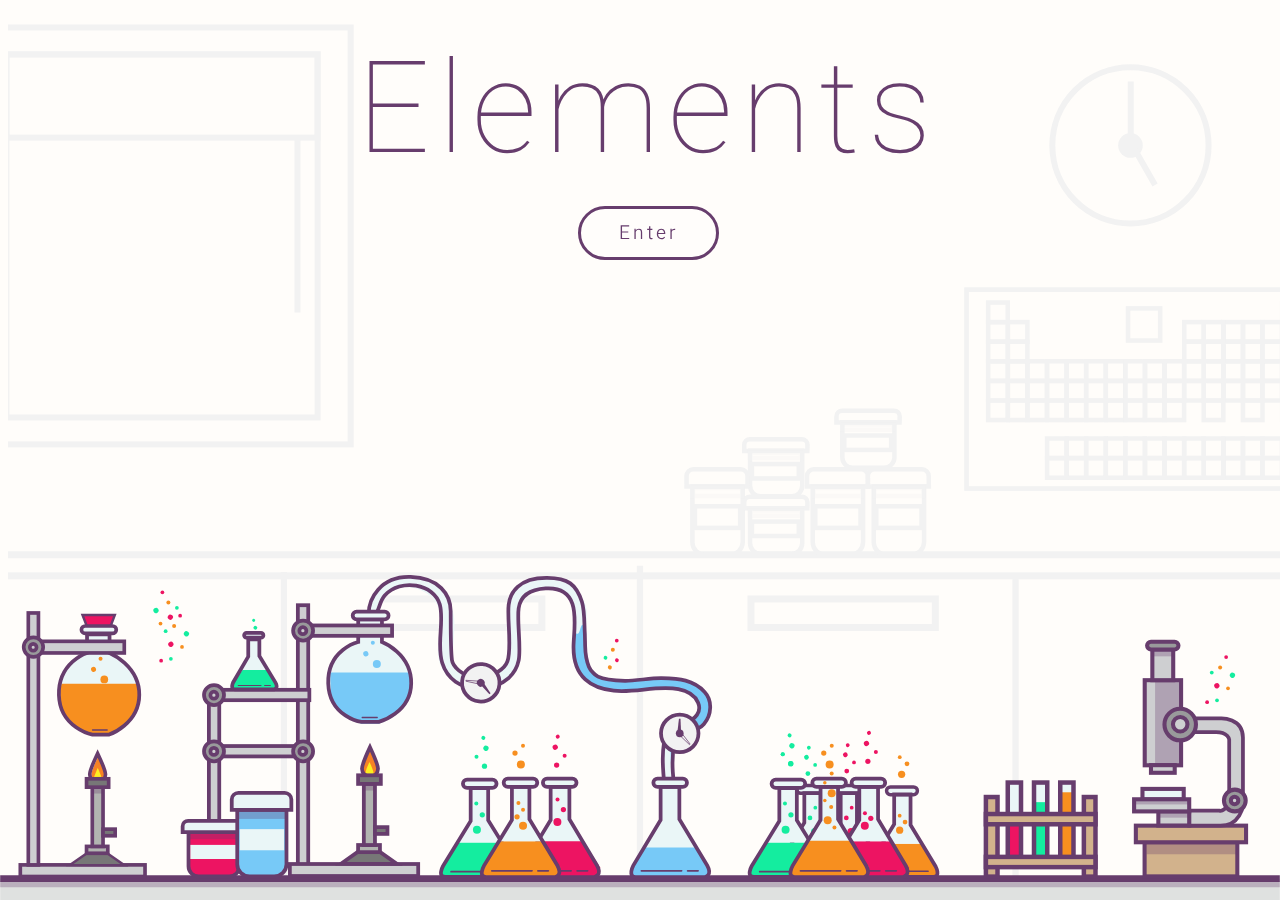
<file: index.html>
<!DOCTYPE html>
<html lang="en">
<head>
    
    <meta charset="utf-8">
	<meta name="viewport" content="width=device-width, initial-scale=1">
	<meta name="Author" content="Paige Boyd" />
    <meta name="description" content="Paige Boyd is an Interaction Design Student at Belfast School of Art with a passion for User Interface Design and Development. " />
    <meta name="keywords" content="Web Designer Belfast, Website design, Website Designer Lurgan, Interaction Design, ixdbelfast, Ulster University, Freelancer, Student, Graphic Designer, Illustrator, User Interface Designer, HTML, CSS, JavaScript" />
    
    <link rel="shortcut icon" href="images/favicon.ico" type="image/x-icon">
    <title>Elements</title>
    
    <!-- STYLESHEETS -->
    <link rel="stylesheet" href="style.css">
    <link href="https://fonts.googleapis.com/css?family=Lato:100,300" rel="stylesheet">
    
    <!-- ANIMATE.CSS -->
    <link rel="stylesheet" href="https://cdnjs.cloudflare.com/ajax/libs/animate.css/3.5.2/animate.min.css">
    
    <!-- GOOGLE FONTS -->
    <link href="https://fonts.googleapis.com/css?family=Heebo:100,300,400" rel="stylesheet">
    
    
    
    
    </head>
    <body>

        
<!-- using parallax to place the background images in layers -->        
    <div class="parallax-container">
			
        <h1 id="maintitle" class="animated fadeIn">Elements</h1>
       
    <a class="button animated fadeIn" href="elements.html">Enter</a>
        
        <!-- this is the equipment image in the foreground -->   
        <div class="parallax-layer layer1" data-parallax-speed="0.3" data-max-scroll="565"></div>
       
        <!-- all these are the bubbles for the animation -->
        <div class="parallax-layer layer2 bubbles" data-parallax-speed="0.3" data-max-scroll="565"></div>
        <div class="parallax-layer layer3 bubbles bubble2 " data-parallax-speed="0.3" data-max-scroll="565"></div>
        <div class="parallax-layer layer4 bubbles bubble3 " data-parallax-speed="0.3" data-max-scroll="565"></div>
        <div class="parallax-layer layer5 bubbles bubble4 " data-parallax-speed="0.3" data-max-scroll="565"></div>
        
        <!-- these are the clocks 
        <div class="parallax-layer layer6 clockleft" data-parallax-speed="0.3" data-max-scroll="565"></div>
        <div class="parallax-layer layer7 clockright" data-parallax-speed="0.3" data-max-scroll="565"></div> -->

        <!-- these are the flames -->
        <div class="parallax-layer layer8 flames" data-parallax-speed="0.3" data-max-scroll="565"></div>
        <div class="parallax-layer layer9 flames2" data-parallax-speed="0.3" data-max-scroll="565"></div>
        
    </div> <!-- closes parallax-container -->
        
        
        
    
    </body>
</html>
</file>
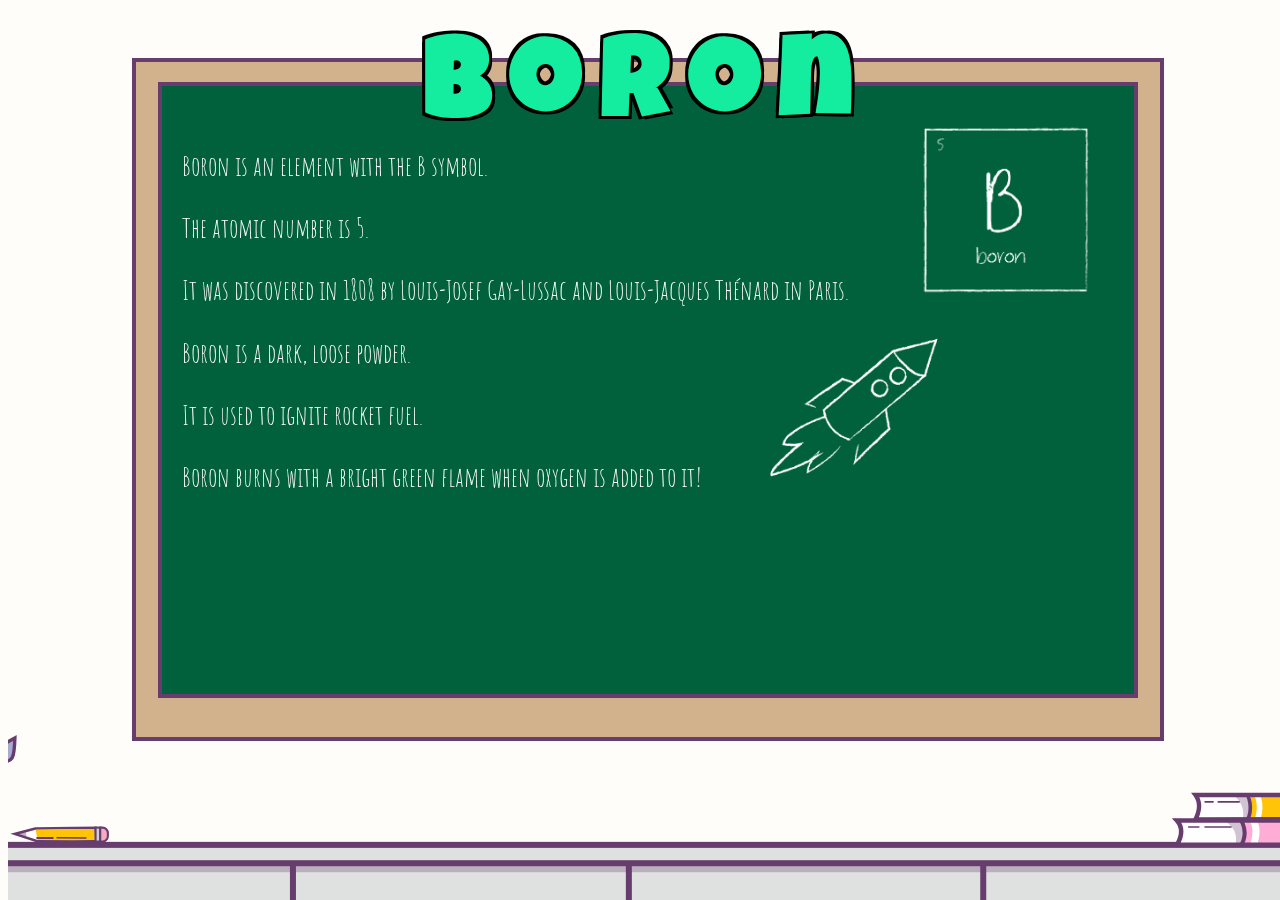
<file: boron.html>
<!DOCTYPE html>
<html lang="en">
<head>
    
    <meta charset="utf-8">
	<meta name="viewport" content="width=device-width, initial-scale=1">
	<meta name="Author" content="Paige Boyd" />
    <meta name="description" content="Paige Boyd is an Interaction Design Student at Belfast School of Art with a passion for User Interface Design and Development. " />
    <meta name="keywords" content="Web Designer Belfast, Website design, Website Designer Lurgan, Interaction Design, ixdbelfast, Ulster University, Freelancer, Student, Graphic Designer, Illustrator, User Interface Designer, HTML, CSS, JavaScript" />
    
    <link rel="shortcut icon" href="images/favicon.ico" type="image/x-icon">
    <title>Boron</title>
    
    <!-- STYLESHEETS -->
    <link rel="stylesheet" href="infopage.css">
    
    <link rel="stylesheet" href="https://cdnjs.cloudflare.com/ajax/libs/animate.css/3.5.2/animate.min.css">
    
    <!-- GOOGLE FONTS -->
    <link href="https://fonts.googleapis.com/css?family=Luckiest+Guy|Amatic+SC" rel="stylesheet">
    
    
    
    
    </head>
    <body>
        
         <div class="parallax-container">
			        
             
             <div id="blackboardoutline">
                 <div id="blackboard">
              <h1 id="elementtitle" class="boron">Boron</h1>
            
                     <p class="info">Boron is an element with the B symbol. <img src="images/elements/boron.png" class="boronimg"></p>

            <p class="info">The atomic number is 5. </p>
                     
            <p class="info">It was discovered in 1808 by Louis-Josef Gay-Lussac and Louis-Jacques Thénard in Paris.</p>

            <p class="info">Boron is a dark, loose powder.</p>

            <p class="info">It is used to ignite rocket fuel. <img src="images/elements/boron-rocket.png" class="rocketimg"></p>
                     
            <p class=info>Boron burns with a bright green flame when oxygen is added to it!</p>
    
             </div><!-- closes blackboard div -->
                 </div><!-- closes blackboardoutline div -->
    
    </div> <!-- closes parallax-container -->
        
        
    
    </body>
</html>
</file>
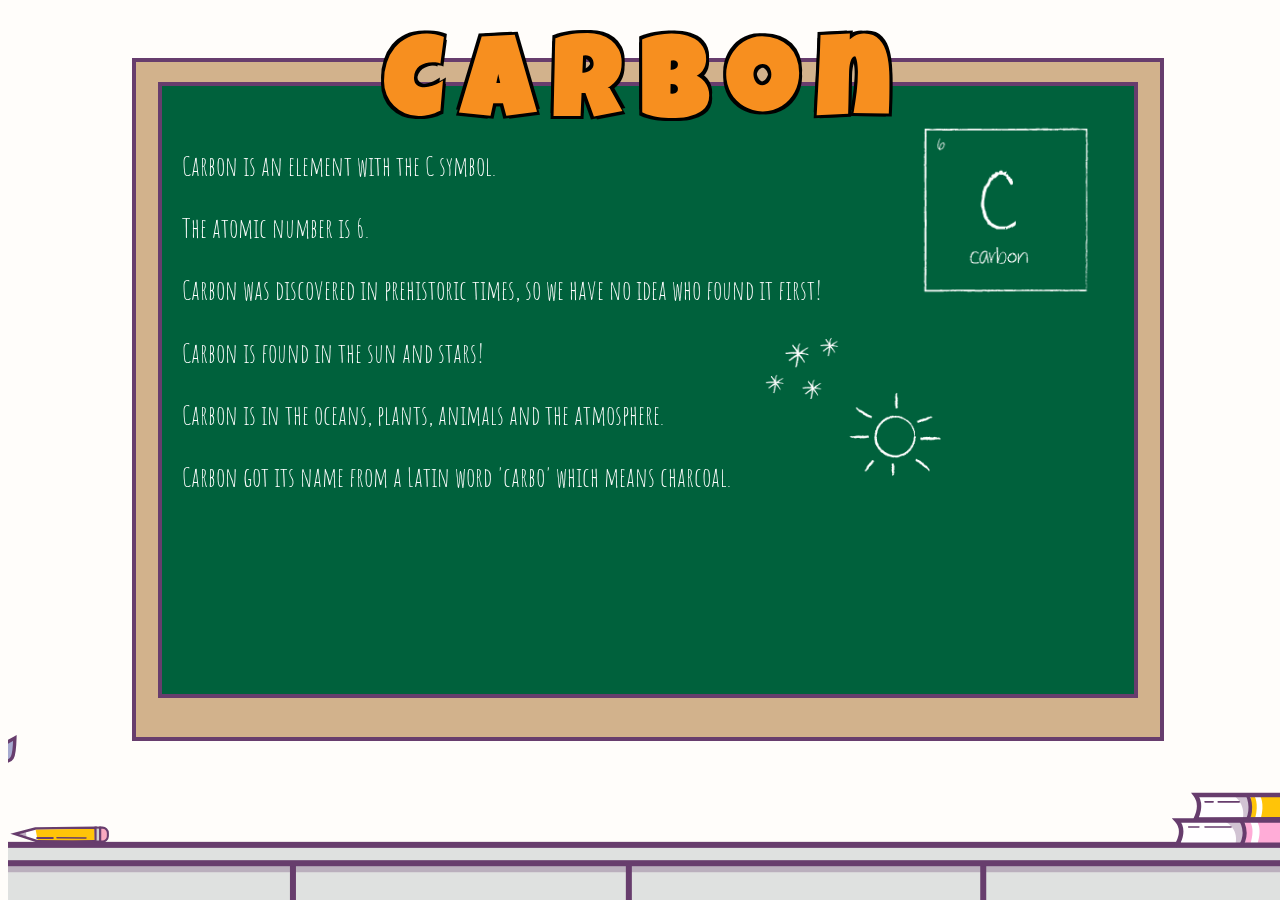
<file: carbon.html>
<!DOCTYPE html>
<html lang="en">
<head>
    
    <meta charset="utf-8">
	<meta name="viewport" content="width=device-width, initial-scale=1">
	<meta name="Author" content="Paige Boyd" />
    <meta name="description" content="Paige Boyd is an Interaction Design Student at Belfast School of Art with a passion for User Interface Design and Development. " />
    <meta name="keywords" content="Web Designer Belfast, Website design, Website Designer Lurgan, Interaction Design, ixdbelfast, Ulster University, Freelancer, Student, Graphic Designer, Illustrator, User Interface Designer, HTML, CSS, JavaScript" />
    
    <link rel="shortcut icon" href="images/favicon.ico" type="image/x-icon">
    <title>Carbon</title>
        
    <!-- STYLESHEETS -->
    <link rel="stylesheet" href="infopage.css">
    
    <link rel="stylesheet" href="https://cdnjs.cloudflare.com/ajax/libs/animate.css/3.5.2/animate.min.css">
    
    <!-- GOOGLE FONTS -->
    <link href="https://fonts.googleapis.com/css?family=Luckiest+Guy|Amatic+SC" rel="stylesheet">
    
    
    
    </head>
    <body>
        
         <div class="parallax-container">
        
        <div id="blackboardoutline">
                 <div id="blackboard">
              <h1 id="elementtitle" class="carbon">Carbon</h1>
        
        <p class="info">Carbon is an element with the C symbol.<img src="images/elements/carbon.png" class="boronimg"></p>
        
        <p class="info">The atomic number is 6.</p>
        
        <p class="info">Carbon was discovered in prehistoric times, so we have no idea who found it first!</p>
        
        <p class="info">Carbon is found in the sun and stars!</p>
        
        <p class="info">Carbon is in the oceans, plants, animals and the atmosphere. <img src="images/elements/carbon-sunstars.png" class="rocketimg"></p>
        
        <p class="info">Carbon got its name from a Latin word 'carbo' which means charcoal.</p>
        
         </div><!-- closes blackboard div -->
                 </div><!-- closes blackboardoutline div -->
    
    </div> <!-- closes parallax-container -->
        
        
    
    </body>
</html>
</file>
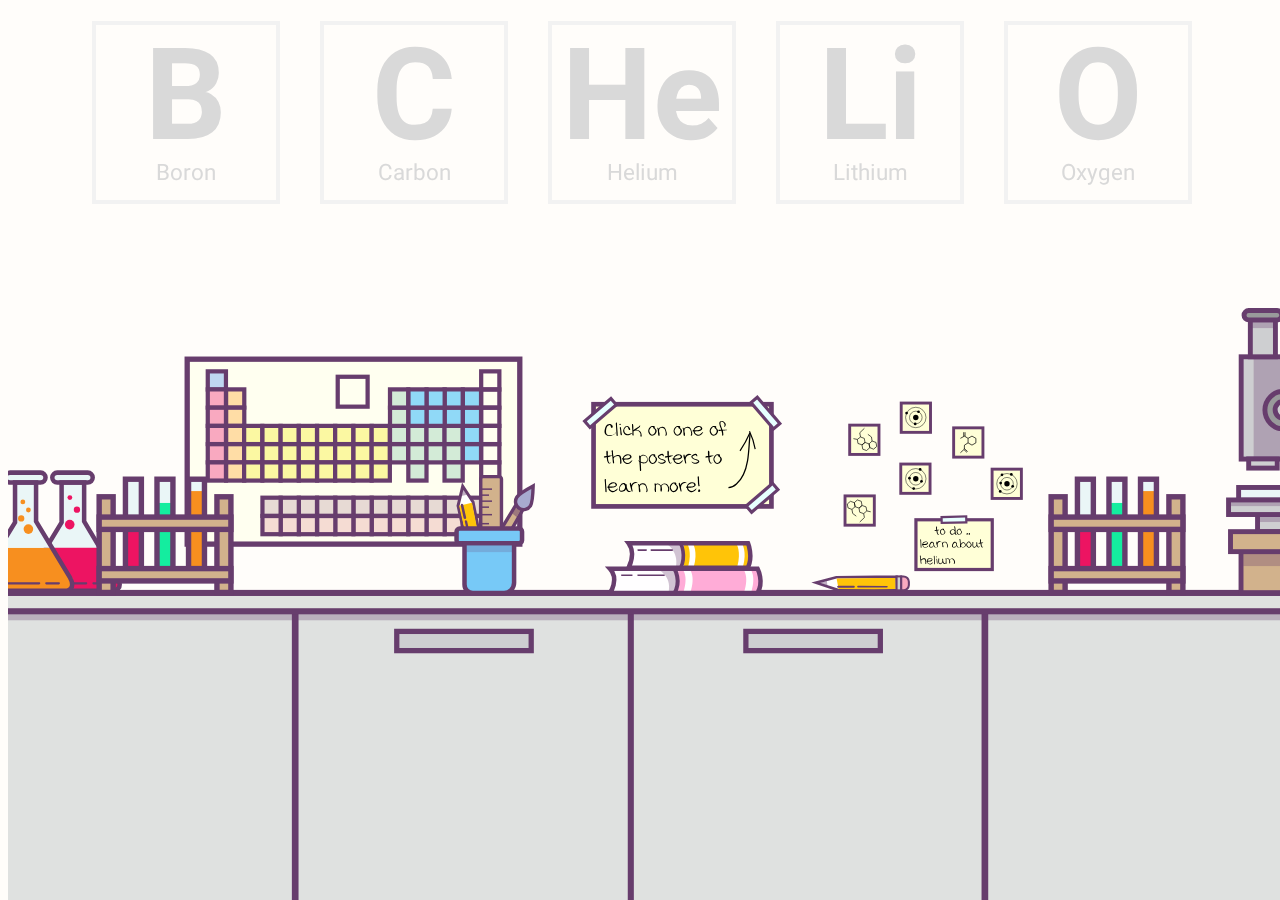
<file: elements.html>
<!DOCTYPE html>
<html lang="en">
<head>
    
    <meta charset="utf-8">
	<meta name="viewport" content="width=device-width, initial-scale=1">
	<meta name="Author" content="Paige Boyd" />
    <meta name="description" content="Paige Boyd is an Interaction Design Student at Belfast School of Art with a passion for User Interface Design and Development. " />
    <meta name="keywords" content="Web Designer Belfast, Website design, Website Designer Lurgan, Interaction Design, ixdbelfast, Ulster University, Freelancer, Student, Graphic Designer, Illustrator, User Interface Designer, HTML, CSS, JavaScript" />
    
    <link rel="shortcut icon" href="images/favicon.ico" type="image/x-icon">
    <title>Pick an Element</title>
    
    <!-- STYLESHEETS -->
    <link rel="stylesheet" href="style-elements.css">
    <link href="https://fonts.googleapis.com/css?family=Lato:100,300" rel="stylesheet">
    
    <link rel="stylesheet" href="https://cdnjs.cloudflare.com/ajax/libs/animate.css/3.5.2/animate.min.css">
    
    <!-- GOOGLE FONTS -->
    <link href="https://fonts.googleapis.com/css?family=Heebo:100,300,400,700" rel="stylesheet">
    
    
    
    
    </head>
    <body>
        
        <!-- using parallax to place the background images in layers -->        
    <div class="parallax-container">
 
    
<!-- the elements posters -->
        <div id="posters">
        
        <a class="boronhover" href="boron.html">
            <div class="animated bounceInDown boron">
                <span class="elementletter">B</span>
                <br>
                <span class="elementname">Boron</span>
            </div> <!-- closes .boron div -->
        </a>
        
        <a href="carbon.html">
            <div class="animated bounceInDown carbon">
                <span class="elementletter">C</span>
                <br>
                <span class="elementname">Carbon</span>
            </div> <!-- closes .carbon div -->
        </a>
        
        <a href="helium.html">    
            <div class="animated bounceInDown helium">
                <span class="elementletter">He</span>
                <br>
                <span class="elementname">Helium</span>
            </div> <!-- closes .helium div -->
        </a>
        
        <a href="lithium.html">
            <div class="animated bounceInDown lithium">
                <span class="elementletter">Li</span>
                <br>
                <span class="elementname">Lithium</span>
            </div> <!-- closes .lithium div -->
        </a>
        
        <a href="oxygen.html">
            <div class="animated bounceInDown oxygen">
                <span class="elementletter">O</span>
                <br>
                <span class="elementname">Oxygen</span>
            </div> <!-- closes .oxygen div -->
        </a>
            
        </div><!-- closes #posters div -->
        

        
    </div> <!-- closes parallax-container -->

        
        
        
        
    
    </body>
</html>
</file>
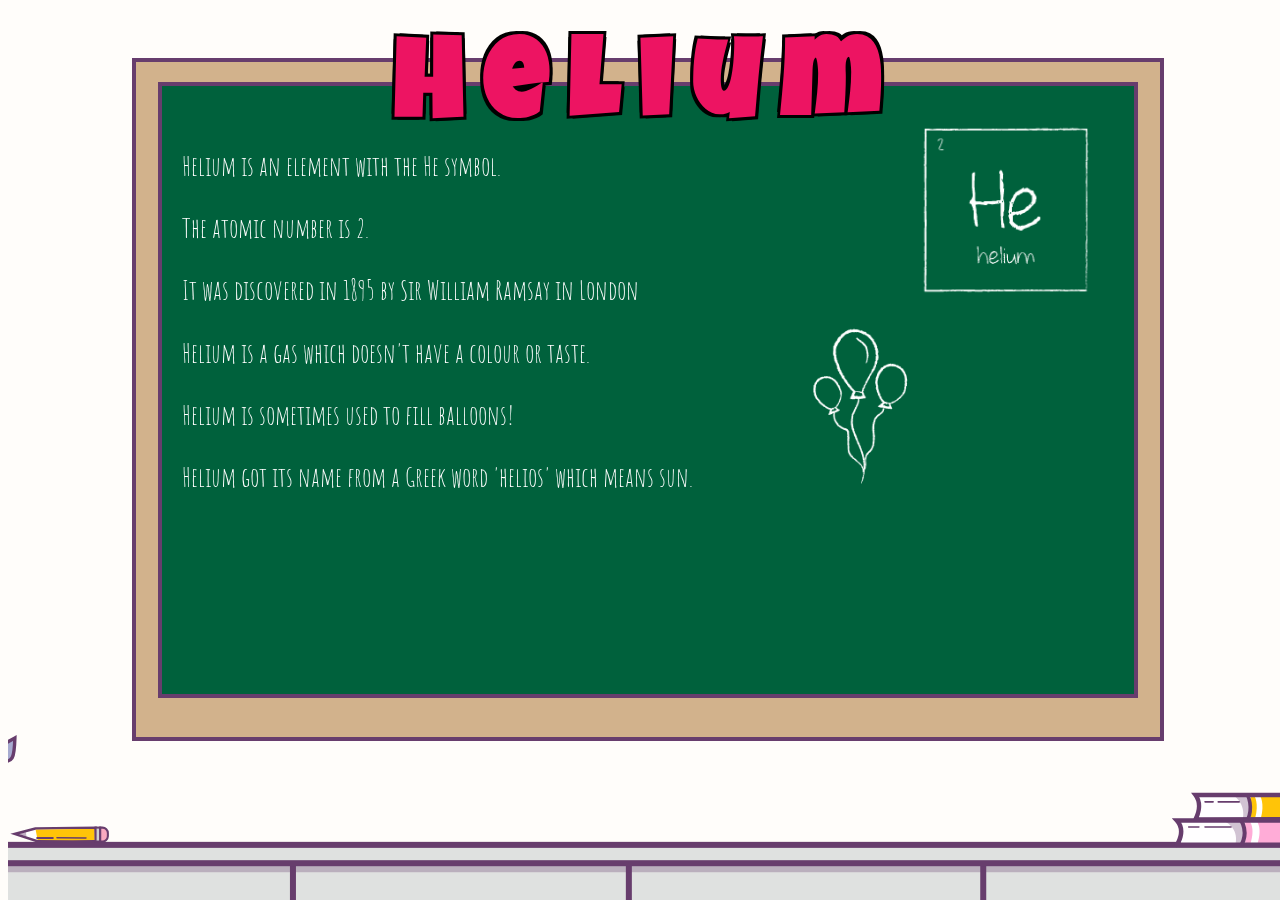
<file: helium.html>
<!DOCTYPE html>
<html lang="en">
<head>
    
    <meta charset="utf-8">
	<meta name="viewport" content="width=device-width, initial-scale=1">
	<meta name="Author" content="Paige Boyd" />
    <meta name="description" content="Paige Boyd is an Interaction Design Student at Belfast School of Art with a passion for User Interface Design and Development. " />
    <meta name="keywords" content="Web Designer Belfast, Website design, Website Designer Lurgan, Interaction Design, ixdbelfast, Ulster University, Freelancer, Student, Graphic Designer, Illustrator, User Interface Designer, HTML, CSS, JavaScript" />
    
     <link rel="shortcut icon" href="images/favicon.ico" type="image/x-icon">
    <title>Helium</title>
    
    <!-- STYLESHEETS -->
    <link rel="stylesheet" href="infopage.css">
    
    <link rel="stylesheet" href="https://cdnjs.cloudflare.com/ajax/libs/animate.css/3.5.2/animate.min.css">
    
    <!-- GOOGLE FONTS -->
    <link href="https://fonts.googleapis.com/css?family=Luckiest+Guy|Amatic+SC" rel="stylesheet">
    
    
    </head>
    <body>
        
         <div class="parallax-container">
        
        <div id="blackboardoutline">
                 <div id="blackboard">
              <h1 id="elementtitle" class="helium">Helium</h1>
        
        <p class="info">Helium is an element with the He symbol.<img src="images/elements/helium.png" class="boronimg"></p>
        
        <p class="info">The atomic number is 2.</p>
        
        <p class="info">It was discovered in 1895 by Sir William Ramsay in London</p>
        
        <p class="info">Helium is a gas which doesn't have a colour or taste.</p>
        
        <p class="info">Helium is sometimes used to fill balloons! <img src="images/elements/helium-balloons.png" class="rocketimg"></p>
        
        <p class="info">Helium got its name from a Greek word 'helios' which means sun.</p>
        
         </div><!-- closes blackboard div -->
                 </div><!-- closes blackboardoutline div -->
    
    </div> <!-- closes parallax-container -->
        
        
    
    </body>
</html>
</file>
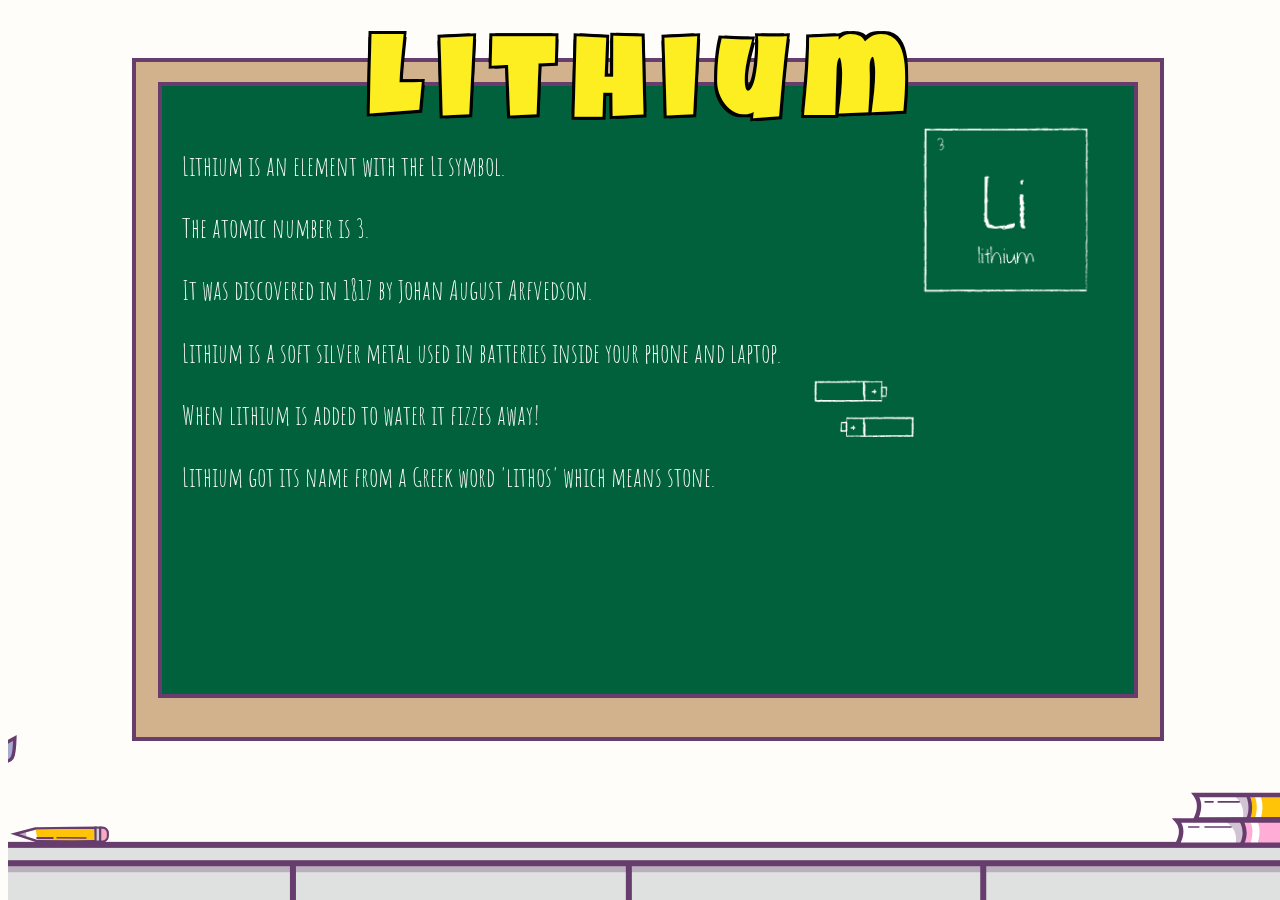
<file: lithium.html>
<!DOCTYPE html>
<html lang="en">
<head>
    
    <meta charset="utf-8">
	<meta name="viewport" content="width=device-width, initial-scale=1">
	<meta name="Author" content="Paige Boyd" />
    <meta name="description" content="Paige Boyd is an Interaction Design Student at Belfast School of Art with a passion for User Interface Design and Development. " />
    <meta name="keywords" content="Web Designer Belfast, Website design, Website Designer Lurgan, Interaction Design, ixdbelfast, Ulster University, Freelancer, Student, Graphic Designer, Illustrator, User Interface Designer, HTML, CSS, JavaScript" />
    
     <link rel="shortcut icon" href="images/favicon.ico" type="image/x-icon">
    <title>Lithium</title>
    
    <!-- STYLESHEETS -->
    <link rel="stylesheet" href="infopage.css">
    
    <link rel="stylesheet" href="https://cdnjs.cloudflare.com/ajax/libs/animate.css/3.5.2/animate.min.css">
    
    <!-- GOOGLE FONTS -->
    <link href="https://fonts.googleapis.com/css?family=Luckiest+Guy|Amatic+SC" rel="stylesheet">
    
    
    
    
    </head>
    <body>
        
         <div class="parallax-container">
        
        <div id="blackboardoutline">
                 <div id="blackboard">
              <h1 id="elementtitle" class="lithium">Lithium</h1>
        
        <p class="info">Lithium is an element with the Li symbol.<img src="images/elements/lithium.png" class="boronimg"></p>
        
        <p class="info">The atomic number is 3.</p>
        
        <p class="info">It was discovered in 1817 by Johan August Arfvedson.</p>
        
        <p class="info">Lithium is a soft silver metal used in batteries inside your phone and laptop.</p>
        
        <p class="info">When lithium is added to water it fizzes away! <img src="images/elements/lithium-battery.png" class="rocketimg"></p>
        
        <p class="info">Lithium got its name from a Greek word 'lithos' which means stone.</p>
        
         </div><!-- closes blackboard div -->
                 </div><!-- closes blackboardoutline div -->
    
    </div> <!-- closes parallax-container -->
        
        
    
    </body>
</html>
</file>
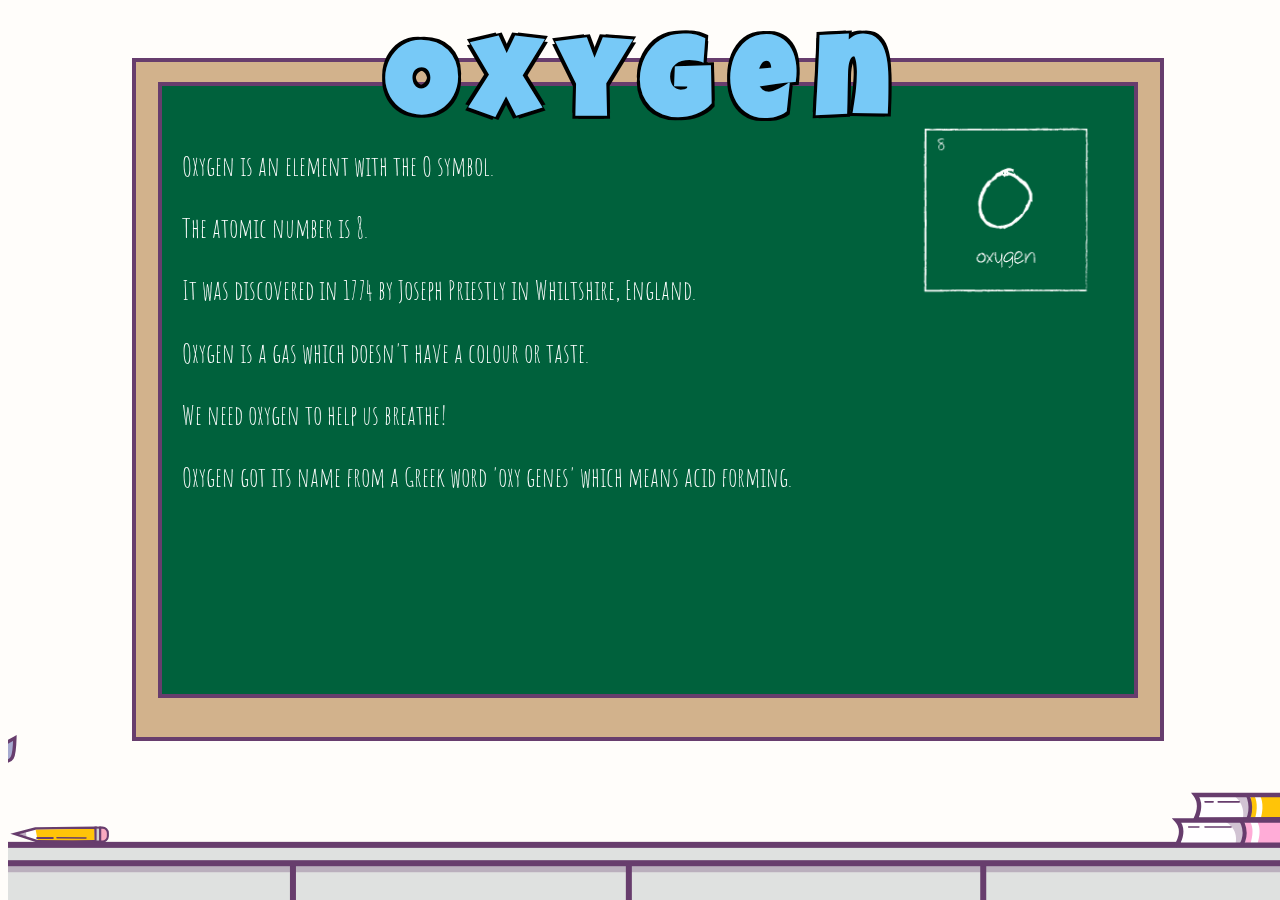
<file: oxygen.html>
<!DOCTYPE html>
<html lang="en">
<head>
    
    <meta charset="utf-8">
	<meta name="viewport" content="width=device-width, initial-scale=1">
	<meta name="Author" content="Paige Boyd" />
    <meta name="description" content="Paige Boyd is an Interaction Design Student at Belfast School of Art with a passion for User Interface Design and Development. " />
    <meta name="keywords" content="Web Designer Belfast, Website design, Website Designer Lurgan, Interaction Design, ixdbelfast, Ulster University, Freelancer, Student, Graphic Designer, Illustrator, User Interface Designer, HTML, CSS, JavaScript" />
    
    <link rel="shortcut icon" href="images/favicon.ico" type="image/x-icon">

    <title>Oxygen</title>
       
    <!-- STYLESHEETS -->
    <link rel="stylesheet" href="infopage.css">
    
    <link rel="stylesheet" href="https://cdnjs.cloudflare.com/ajax/libs/animate.css/3.5.2/animate.min.css">
    
    <!-- GOOGLE FONTS -->
    <link href="https://fonts.googleapis.com/css?family=Luckiest+Guy|Amatic+SC" rel="stylesheet">
    
    
    </head>
    <body>
        <div class="parallax-container">
			        
             
             <div id="blackboardoutline">
                 <div id="blackboard">
              <h1 id="elementtitle" class="oxygen">Oxygen</h1>
        
        <p class="info">Oxygen is an element with the O symbol.<img src="images/elements/oxygen.png" class="boronimg"></p>
        
        <p class="info">The atomic number is 8.</p>
        
        <p class="info">It was discovered in 1774 by Joseph Priestly in Whiltshire, England.</p>
        
        <p class="info">Oxygen is a gas which doesn't have a colour or taste.</p>
        
        <p class="info">We need oxygen to help us breathe!</p>
        
        <p class="info">Oxygen got its name from a Greek word 'oxy genes' which means acid forming.</p>
        
        </div><!-- closes blackboard div -->
                 </div><!-- closes blackboardoutline div -->
    
    </div> <!-- closes parallax-container -->
        
        
        
        
    
    </body>
</html>
</file>
<file: style.css>
body {
    background-color: #fffdfa;
    font-family: 'Heebo', sans-serif;
    font-size: 16px;
}


.parallax-container {
    position: fixed;
    overflow: visible;
    width: 100%;
    height:100%;
    background: url(images/index/lab-bg.svg) no-repeat top center fixed; 
    -webkit-background-size: cover;
    -moz-background-size: cover;
    -o-background-size: cover;
    background-size: cover;
   /* background-repeat: no-repeat;
    background-size: contain;*/
}

.parallax-layer {
    width: 100%;
    height: 100vh;
    position: fixed;
    left: 0;
    top: 0;
    background-position: bottom center;
    background-repeat: no-repeat;
    background-size: 960px 253px;
}


.layer1 {
    z-index: 10;
    background: url(images/index/lab-bg2.svg) no-repeat bottom center fixed; 
    -webkit-background-size: contain;
    -moz-background-size: contain;
    -o-background-size: contain;
    background-size: contain;
   /* background-size: contain;
    background-repeat: no-repeat;
    background-position: bottom center;*/
}

.layer2 {
    z-index: 15;
    background-image: url(images/index/bubbles1.svg);
    background-size: 100%;
    background-repeat: no-repeat;
    background-position: bottom center;    
}

.layer3 {
    z-index: 15;
    background-image: url(images/index/bubbles2.svg);
    background-size: 100%;
    background-repeat: no-repeat;
    background-position: bottom center;    
}

.layer4 {
    z-index: 15;
    background-image: url(images/index/bubbles3.svg);
    background-size: 100%;
    background-repeat: no-repeat;
    background-position: bottom center;    
}

.layer5 {
    z-index: 15;
    background-image: url(images/index/bubbles4.svg);
    background-size: 100%;
    background-repeat: no-repeat;
    background-position: bottom center;    
}

/*
.layer6 {
    z-index: 15;
    background-image: url(images/index/clockleft1.svg);
    background-size: 100%;
    background-repeat: no-repeat; 
    
}

.layer7 {
    z-index: 20;
    background-image: url(images/index/clockright1.svg);
    background-size: 100%;
    background-repeat: no-repeat;
    background-position: bottom center;    
}
*/

.layer8 {
    z-index: 5;
    background-image: url(images/index/flame1.svg);
    background-size: 100%;
    background-repeat: no-repeat;
    margin-top: 4px;
    background-position: bottom center;    
}

.layer9 {
    z-index: 5;
    background-image: url(images/index/flame2.svg);
    background-size: 100%;
    background-repeat: no-repeat;
    margin-top: 2px;
    background-position: bottom center;    
}

 
/* ------ SPLASH PAGE ------ */
#maintitle {
    font-weight: 100;
    font-size: 8em;
    color: #673d6d;
    letter-spacing: 8px;
    display: block;
    margin: 10px auto;
    text-align: center; 
}

.bubbleoutline {
    margin: 0 auto;
    display: block;
    z-index: 15;
}


a.button{
    position: relative;
    z-index: 100; /*making sure it stays to the front*/
    font-size: 1.2em;
    font-weight: 300;
    text-align: center;
    display: block;
    margin: 0 auto;
    margin-top: -10px;
    color: #673d6d;
    width: 125px;
    padding: 10px 5px;
    text-decoration: none;
    background-color: rgba(255, 255, 255, 0.3);
    border: 3px solid #673d6d;
    border-radius: 50px;
    transition: all 0.4s ease 0s;
    letter-spacing: 3px;
}

a.button:hover {
    background-color: rgb(237, 20, 98);/*rgb(103, 61, 109)*/
    color: #fff;
    border: 3px solid #ed1462; /*#673d6d - purple*/
    transform: scale(1.1);

}



/* ------ CSS ANIMATION ------ */

.bubbles {
  -webkit-animation: fade 0.9s alternate infinite;
  animation: fade 0.9s alternate infinite;
  display: block;
}

@-webkit-keyframes fade {
  0% {
    opacity: 1;
  }

  100% {
    opacity: 0.2;
  }

}

@keyframes fade {
  0% {
    opacity: 1;
  }
  100% {
    opacity: 0.2;
  }
}


.bubble2 {
  -webkit-animation: delay 0.5s fade 1.0s alternate infinite;
  animation: fade 1.0s alternate infinite;
  display: block;
}

.bubble3 {
  -webkit-animation: delay 0.3s fade 0.6s alternate infinite;
  animation: fade 0.6s alternate infinite;
  display: block;
}

.bubble4 {
  -webkit-animation: delay 0.3s fade 0.7s alternate infinite;
  animation: fade 0.6s alternate infinite;
  display: block;
}

.flames {
    width: 100%;
    height: 100%;
    transform-origin: center bottom;
    animation-name: flameIt;
    animation-duration: 6000ms;
    animation-timing-function: ease;
    animation-iteration-count: infinite;
    animation-direction: alternate;
}

.flames2 {
    width: 100%;
    height: 100%;
    transform-origin: center bottom;
    animation-name: flameIt;
    animation-duration: 6000ms;
    animation-delay: 500ms;
    animation-timing-function: ease;
    animation-iteration-count: infinite;
    animation-direction: alternate;
}

@keyframes flameIt{
    0%   {
        transform: rotate(-0.1deg);
        opacity: 0.5;
    }
    20%  {
        transform: rotate(0.1deg);
        opacity: 0.6;
    }
    40%  {
        transform: rotate(-0.1deg);
        opacity: 0.6;
    }
    60%  {
        transform: rotate(0.2deg) scaleY(1.01);
        opacity: 0.6;
    }
    80%  {
        transform: rotate(-0.1deg) scaleY(1.01);
        opacity: 0.5;
    }
    100% {
        transform: rotate(0.01deg);
        opacity: 0..5;
    }

}
</file>
<file: infopage.css>
body {
    background-color: #fffdfa;
    color: #000;
    font-family: 'Luckiest Guy', sans-serif;
    font-size: 16px;
}

a {
    color: #000;
}


.parallax-container {
    position: fixed;
    overflow: visible;
    width: 100%;
    height: 100%;
    background: url(images/elements/blackboardbg.svg) no-repeat bottom center fixed; 
    -webkit-background-size: cover;
    -moz-background-size: cover;
    -o-background-size: cover;
    background-size: cover;
}


#elementtitle {
    font-size: 7em;
    margin: 0 auto;
    text-align: center;
    letter-spacing: 20px; 
    margin-top: -50px;
    margin-bottom: -10px; /*moves p text up/down */
    text-shadow: -3px -3px 0 #000,
                3px -3px 0 #000,
                -3px 3px 0 #000,
                3px 3px 0 #000; 
}

#blackboardoutline {
    display: block;
    margin: 0 auto;
    height: 75%;
    width: 80%;
    background-color: #d2b28c;
    border: 4px solid #673d6d;
    margin-top: 50px;
}

#blackboard {
    display: block;
    margin: 0 auto;
    height: 90%;
    width: 95%;
    background-color: #00613c;
    border: 4px solid #673d6d;
    margin-top: 20px;
}

.info {
    font-family: 'Amatic SC';
    font-weight: 100;
    font-size: 1.7em;
    color: #ffffff;
    margin-left: 20px;
    margin-top: 10px;
}



/* ----- BORON ELEMENT ----- */
.boron {
    color: #14ED9F;
    animation-delay: 0.1s;
}

.boronimg {
    display: block;
    float: right;
    height: 200px;
    margin-right: 3%;
    margin-top: -4%;
}

.rocketimg {
    display: block;
    float: right;
    height: 180px;
    margin-right: 20%;
    margin-top: -80px;
}

.franceflag {
    display: block;
    float: right;
    height: 100px;
    margin-top: -5%;
    margin-right: 20%;
}

/* ----- CARBON ELEMENT ----- */
.carbon {
    color: #F78F1F;
    animation-delay: 0.1s;
}


/* ----- HELIUM ELEMENT ----- */
.helium {
    color: #ED1462;
    animation-delay: 0.1s;
}



/* ----- LITHIUM ELEMENT ----- */
.lithium {
    color: #FCEE21;
    animation-delay: 0.1s;
}



/* ----- OXYGEN ELEMENT ----- */
.oxygen {
    color: #77C9F7;
    animation-delay: 0.1s;
}




/* ------ CSS ANIMATION ------ */


/* ------ MEDIA QUERIES ------ */

/* Smartphones (portrait) */
@media only screen and (max-width : 500px) {

    body {
        margin: 0; /* fixes borders around the edge */
    }
    
    #blackboardoutline {
        height: 70%;
        width: 85%;
    }
    
    #elementtitle {
        font-size: 4em;
        letter-spacing: 10px;
        margin-top: -40px;
    }
    
    #blackboard {
        height: 90%;
        width: 90%;
    }

    .info {
        font-size: 1.4em;
        margin-left: 10px;
        margin-top: 10px;
    }
 
    
/* ----- BORON ELEMENT ----- */    
    .boronimg {
        display: none;
    }

    .rocketimg {
       display: none;
    }

    .franceflag {
        display: none;
    }

}
</file>
<file: style-elements.css>
body {
    background-color: #fffdfa;
    color: #000;
    font-family: 'Heebo', sans-serif;
    font-size: 16px;
}

a {
    color: #000;
}


.parallax-container {
    position: fixed;
    overflow: visible;
    width: 100%;
    height:100%;
    background: url(images/selectpage/poster-bg.svg) no-repeat top center fixed; 
    -webkit-background-size: cover;
    -moz-background-size: cover;
    -o-background-size: cover;
    background-size: cover;
}

.parallax-layer {
    width: 100%;
    height: 100vh;
    position: fixed;
    left: 0;
    top: 0;
    background-position: bottom center;
    background-repeat: no-repeat;
    background-size: 960px 253px;
}


#posters {
    max-width: 95vw;
    margin: 0 auto;
    display: inline-block;
    margin: 1% 5% 0% 5%;
    
}

/* ----- BORON ELEMENT ----- */
.boron {
    display: block-inline;
    float: left;
    height: 175px;
    width: 180px;
    margin: 0px 20px;
    border: 4px solid #F2F2F2;
    color: #D9D9D9;
     animation-delay: 0.1s;
}

.boron:hover {
    transition: ease-in 0.2s;
    border: 4px solid #14ED9F;
    background: #14ED9F;
    color: #fff;
}

.boron .elementletter {
    font-size: 8em; /* = 128px */
    font-weight: 700;
    display: block;
    margin: 0 auto;
    margin-top: -20px;
    text-align: center;
    height: 128px;
}

.boron .elementname {
	font-size: 1.4em;
    display: block;
    margin: 0 auto;
    text-align: center;
}

/* ----- CARBON ELEMENT ----- */
.carbon {
    display: block-inline;
    float: left;
    height: 175px;
    width: 180px;
    margin: 0px 20px;
    border: 4px solid #F2F2F2;
    color: #D9D9D9;
    animation-delay: 0.2s;
}

.carbon:hover {
    transition: ease-in 0.2s;
    border: 4px solid #F78F1F;
    background: #F78F1F;
    color: #fff;
}

.carbon .elementletter {
    font-size: 8em; /* = 128px */
    font-weight: 700;
    display: block;
    margin: 0 auto;
    margin-top: -20px;
    text-align: center;
    height: 128px;
}

.carbon .elementname {
	font-size: 1.4em;
    display: block;
    margin: 0 auto;
    text-align: center;
}

/* ----- HELIUM ELEMENT ----- */
.helium {
    display: block-inline;
    float: left;
    height: 175px;
    width: 180px;
    margin: 0px 20px;
    border: 4px solid #F2F2F2;
    color: #D9D9D9;
     animation-delay: 0.3s;
}

.helium:hover {
    transition: ease-in 0.2s;
    border: 4px solid #ED1462;
    background: #ED1462;
    color: #fff;
}

.helium .elementletter {
    font-size: 8em; /* = 128px */
    font-weight: 700;
    display: block;
    margin: 0 auto;
    margin-top: -20px;
    text-align: center;
    height: 128px;
}

.helium .elementname {
	font-size: 1.4em;
    display: block;
    margin: 0 auto;
    text-align: center;
}

/* ----- LITHIUM ELEMENT ----- */
.lithium {
    display: block-inline;
    float: left;
    height: 175px;
    width: 180px;
    margin: 0px 20px;
    border: 4px solid #F2F2F2;
    color: #D9D9D9;
     animation-delay: 0.4s;
}

.lithium:hover {
    transition: ease-in 0.2s;
    border: 4px solid #FCEE21;
    background: #FCEE21;
    color: #fff;
}

.lithium .elementletter {
    font-size: 8em; /* = 128px */
    font-weight: 700;
    display: block;
    margin: 0 auto;
    margin-top: -20px;
    text-align: center;
    height: 128px; 
}

.lithium .elementname {
	font-size: 1.4em;
    display: block;
    margin: 0 auto;
    text-align: center;
    
}

/* ----- OXYGEN ELEMENT ----- */
.oxygen {
    display: block-inline;
    float: left;
    height: 175px;
    width: 180px;
    margin: 0px 20px;
    border: 4px solid #F2F2F2;
    color: #D9D9D9;
     animation-delay: 0.5s;
}

.oxygen:hover {
    transition: ease-in 0.2s;
    border: 4px solid #77C9F7;
    background: #77C9F7;
    color: #fff;
}

.oxygen .elementletter {
    font-size: 8em; /* = 128px */
    font-weight: 700;
    display: block;
    margin: 0 auto;
    margin-top: -20px;
    text-align: center;
    height: 128px;
}

.oxygen .elementname {
	font-size: 1.4em;
    display: block;
    margin: 0 auto;
    text-align: center;
}



/* ------ CSS ANIMATION ------ */


/* ------ MEDIA QUERIES ------ */

/* Smartphones (portrait) */
@media only screen and (max-width : 500px) {

    body {
        margin: 0; /* fixes borders around the edge */
    }
    
    .parallax-container {
        margin-top: 5px; /* moves the posters up/down */
    }
    
    #posters {
        display: inline-block;
    }
   
    .boron, .carbon, .helium, .lithium, .oxygen{
        height: 105px;
        width: 100px;
        margin: 5px 6px;
    }

    .boron .elementletter, .carbon .elementletter, .helium .elementletter, .lithium .elementletter, .oxygen .elementletter {
        font-size: 3.8em;
        margin-top: 0px;
        height: 45px;
    }
    
    .boron .elementname, .carbon .elementname, .helium .elementname, .lithium .elementname, .oxygen .elementname {
        font-size: 1.2em;
    }

}

/* Large Screens */
@media only screen  and (min-width : 1300px) {
    #posters {
        margin: 1% 10% 0% 10%;
    }
}
</file>
